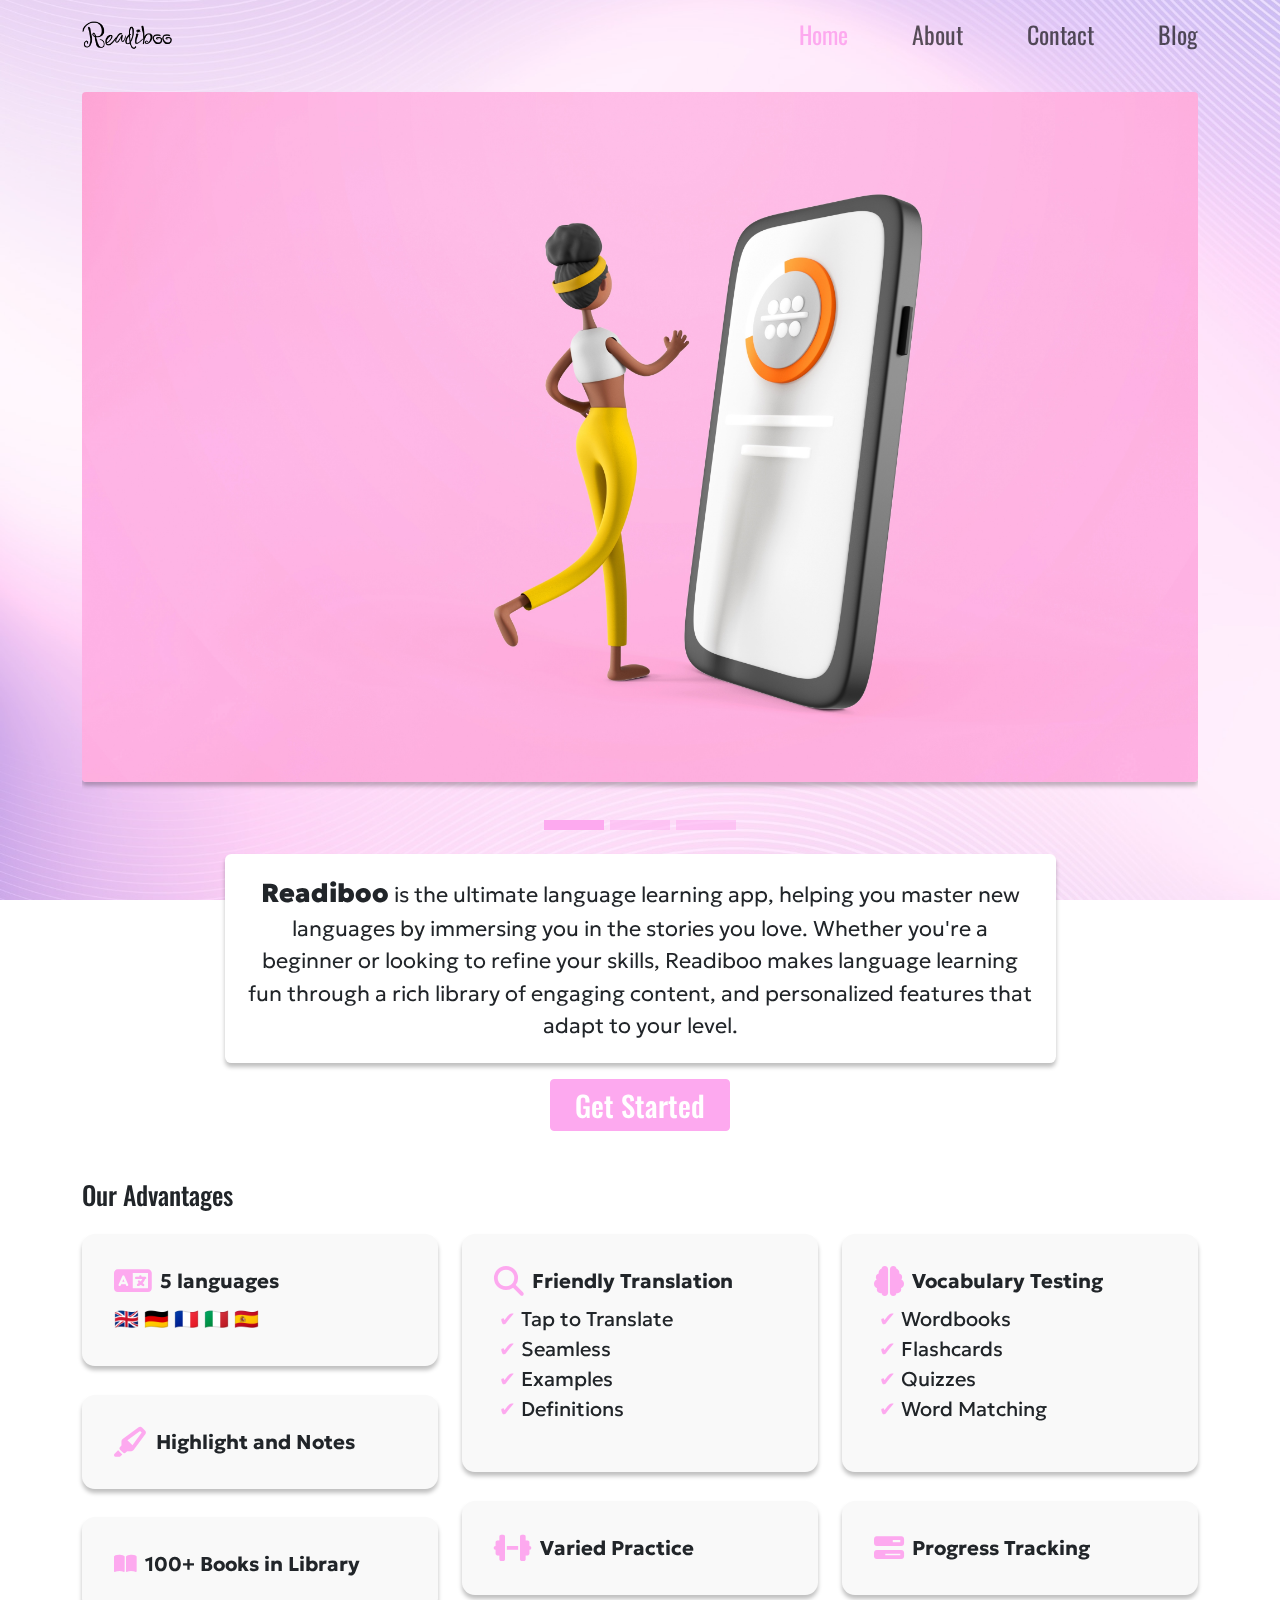
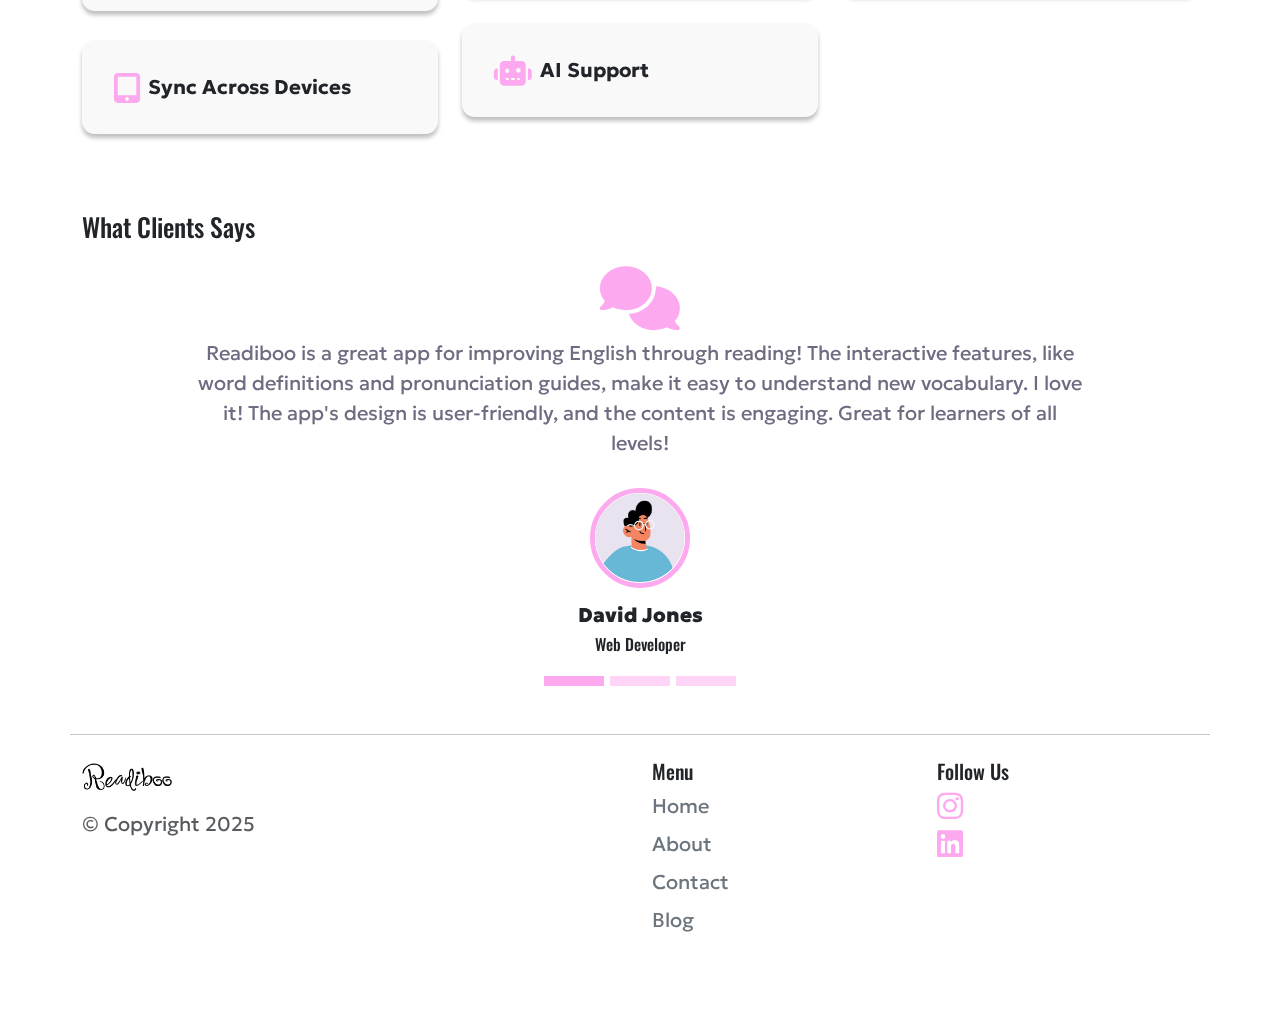
<file: index.html>
<!DOCTYPE html>
<html lang="en">
  <head>
    <meta charset="UTF-8" />
    <meta name="viewport" content="width=device-width, initial-scale=1.0" />
    <!-- Bootstrap -->
    <link
      href="https://cdn.jsdelivr.net/npm/bootstrap@5.3.3/dist/css/bootstrap.min.css"
      rel="stylesheet"
      integrity="sha384-QWTKZyjpPEjISv5WaRU9OFeRpok6YctnYmDr5pNlyT2bRjXh0JMhjY6hW+ALEwIH"
      crossorigin="anonymous"
    />
    <!-- Font -->
    <link
      rel="stylesheet"
      href="https://cdnjs.cloudflare.com/ajax/libs/font-awesome/6.5.1/css/all.min.css"
    />
    <!-- Google Font -->
    <link rel="preconnect" href="https://fonts.googleapis.com" />
    <link rel="preconnect" href="https://fonts.gstatic.com" crossorigin />
    <link
      href="https://fonts.googleapis.com/css2?family=Geologica:wght@100..900&family=Oswald:wght@200..700&display=swap"
      rel="stylesheet"
    />
    <!-- CSS -->
    <link rel="stylesheet" href="./css/main.css" />
    <link
      rel="stylesheet"
      href="https://cdnjs.cloudflare.com/ajax/libs/animate.css/4.1.1/animate.min.css"
    />

    <title>Readiboo</title>
  </head>
  <body>
    <!-- header -->
    <header class="container" aria-label="Main site navigation">
      <nav class="navbar navbar-expand-lg">
        <div class="container-fluid px-0">
          <a href="#main-content" class="skiplink">Skip to main content</a>
          <a class="navbar-brand" href="/"
            ><img id="header-logo" src="./images/logo.png" alt="Rediboo logo"
          /></a>

          <button
            class="navbar-toggler border-dark-subtle"
            type="button"
            data-bs-toggle="collapse"
            data-bs-target="#navbarSupportedContent"
            aria-controls="navbarSupportedContent"
            aria-expanded="false"
            aria-label="Toggle navigation"
          >
            <span class="navbar-toggler-icon"></span>
          </button>

          <div class="collapse navbar-collapse" id="navbarSupportedContent">
            <ul class="navbar-nav ms-auto mb-2 mb-lg-0 text-center">
              <li class="nav-item">
                <a class="nav-link active px-0" href="index.html">Home</a>
              </li>
              <li class="nav-item">
                <a class="nav-link px-0" href="about.html">About</a>
              </li>
              <li class="nav-item">
                <a class="nav-link px-0" aria-current="page" href="contact.html"
                  >Contact</a
                >
              </li>
              <li
                class="nav-item animate__animated animate__pulse animate__infinite"
              >
                <a
                  class="nav-link px-0"
                  href="https://shermanecho.vercel.app/"
                  target="_blank"
                  >Blog</a
                >
              </li>
            </ul>
          </div>
        </div>
      </nav>
    </header>

    <main id="main-content" aria-label="Main content">
      <!-- Banner -->
      <section class="py-4">
        <div class="container text-center">
          <div
            id="carousel-banner"
            class="carousel slide"
            data-bs-ride="carousel"
          >
            <div class="carousel-indicators">
              <button
                type="button"
                data-bs-target="#carousel-banner"
                data-bs-slide-to="0"
                class="active"
                aria-current="true"
                aria-label="Slide 1"
              ></button>
              <button
                type="button"
                data-bs-target="#carousel-banner"
                data-bs-slide-to="1"
                aria-label="Slide 2"
              ></button>
              <button
                type="button"
                data-bs-target="#carousel-banner"
                data-bs-slide-to="2"
                aria-label="Slide 3"
              ></button>
            </div>
            <div class="carousel-inner">
              <div class="carousel-item active">
                <img
                  src="./images/banner1.jpg"
                  srcset="
                    ./images/banner1-s.jpg  600w,
                    ./images/banner1.jpg   1200w
                  "
                  sizes="(max-width: 768px) 100vw, 1200px"
                  class="rounded-1 bottom-shadow mb-4"
                  alt="Readiboo feature image"
                />
              </div>
              <div class="carousel-item">
                <img
                  src="./images/banner1.jpg"
                  srcset="
                    ./images/banner1-s.jpg  600w,
                    ./images/banner1.jpg   1200w
                  "
                  sizes="(max-width: 768px) 100vw, 1200px"
                  class="rounded-1 bottom-shadow mb-4"
                  alt="Readiboo feature image"
                />
              </div>
              <div class="carousel-item">
                <img
                  src="./images/banner1.jpg"
                  srcset="
                    ./images/banner1-s.jpg  600w,
                    ./images/banner1.jpg   1200w
                  "
                  sizes="(max-width: 768px) 100vw, 1200px"
                  class="rounded-1 bottom-shadow mb-4"
                  alt="Readiboo feature image"
                />
              </div>
            </div>
          </div>
          <div class="row justify-content-center">
            <div class="col-12 col-md-10 col-lg-9 text-center">
              <p class="lead mt-5 headline-box bottom-shadow">
                <span>Readiboo</span> is the ultimate language learning app,
                helping you master new languages by immersing you in the stories
                you love. Whether you're a beginner or looking to refine your
                skills, Readiboo makes language learning fun through a rich
                library of engaging content, and personalized features that
                adapt to your level.
              </p>
            </div>
          </div>
          <a
            id="getStartedBtn"
            href="#"
            class="btn btn-dark px-4 py-2 rounded-1 animate__animated animate__bounce btn-hover"
            ><h1>Get Started</h1></a
          >
        </div>
      </section>

      <!-- Advantages -->
      <section class="py-4" aria-labelledby="advantages-heading">
        <div class="container">
          <h2 id="advantages-heading" class="mb-4">Our Advantages</h2>
          <div class="row">
            <!-- Column 1 -->
            <div class="col-sm-6 col-md-4">
              <div class="feature-box bottom-shadow">
                <div class="d-flex align-items-center mb-2">
                  <i
                    class="fa-solid fa-language fa-xl me-2"
                    aria-hidden="true"
                  ></i>
                  <strong>5 languages</strong>
                </div>
                <div class="">🇬🇧 🇩🇪 🇫🇷 🇮🇹 🇪🇸</div>
              </div>

              <div class="feature-box bottom-shadow">
                <div class="d-flex align-items-center">
                  <i
                    class="fa-solid fa-highlighter fa-xl me-2"
                    aria-hidden="true"
                  ></i>
                  <strong>Highlight and Notes</strong>
                </div>
              </div>

              <div class="feature-box bottom-shadow">
                <div class="d-flex align-items-center">
                  <i class="fa-solid fa-book-open me-2" aria-hidden="true"></i>
                  <strong>100+ Books in Library</strong>
                </div>
              </div>

              <div class="feature-box bottom-shadow">
                <div class="d-flex align-items-center">
                  <i
                    class="fa-solid fa-tablet-screen-button fa-xl me-2"
                    aria-hidden="true"
                  ></i>
                  <strong>Sync Across Devices</strong>
                </div>
              </div>
            </div>

            <!-- Column 2 -->
            <div class="col-sm-6 col-md-4">
              <div class="feature-box bottom-shadow">
                <div class="d-flex align-items-center mb-2">
                  <i
                    class="fa-solid fa-magnifying-glass fa-xl me-2"
                    aria-hidden="true"
                  ></i>
                  <strong>Friendly Translation</strong>
                </div>
                <ul class="checklist">
                  <li>Tap to Translate</li>
                  <li>Seamless</li>
                  <li>Examples</li>
                  <li>Definitions</li>
                </ul>
              </div>

              <div class="feature-box bottom-shadow">
                <div class="d-flex align-items-center">
                  <i
                    class="fa-solid fa-dumbbell fa-xl me-2"
                    aria-hidden="true"
                  ></i>
                  <strong>Varied Practice</strong>
                </div>
              </div>

              <div class="feature-box bottom-shadow">
                <div class="d-flex align-items-center">
                  <i
                    class="fa-solid fa-robot fa-xl me-2"
                    aria-hidden="true"
                  ></i>
                  <strong>AI Support</strong>
                </div>
              </div>
            </div>

            <!-- Column 3 -->
            <div class="col-sm-12 col-md-4">
              <div class="feature-box bottom-shadow">
                <div class="d-flex align-items-center mb-2">
                  <i
                    class="fa-solid fa-brain fa-xl me-2"
                    aria-hidden="true"
                  ></i>
                  <strong>Vocabulary Testing</strong>
                </div>
                <ul class="checklist">
                  <li>Wordbooks</li>
                  <li>Flashcards</li>
                  <li>Quizzes</li>
                  <li>Word Matching</li>
                </ul>
              </div>

              <div class="feature-box bottom-shadow">
                <div class="d-flex align-items-center">
                  <i
                    class="fa-solid fa-bars-progress fa-xl me-2"
                    aria-hidden="true"
                  ></i>
                  <strong>Progress Tracking</strong>
                </div>
              </div>
            </div>
          </div>
        </div>
      </section>

      <!-- Feedback -->
      <section class="py-4" aria-labelledby="feedback-heading">
        <div class="container">
          <h2 id="feedback-heading" class="mb-4">What Clients Says</h2>
          <div class="row">
            <div class="col-sm-12">
              <div
                class="carousel slide"
                data-bs-ride="true"
                id="carouselFeedbackIndicators"
              >
                <div class="carousel-indicators">
                  <button
                    aria-label="Slide 1"
                    class="active"
                    data-bs-slide-to="0"
                    data-bs-target="#carouselFeedbackIndicators"
                    type="button"
                  ></button>
                  <button
                    aria-label="Slide 2"
                    data-bs-slide-to="1"
                    data-bs-target="#carouselFeedbackIndicators"
                    type="button"
                  ></button>
                  <button
                    aria-label="Slide 3"
                    data-bs-slide-to="2"
                    data-bs-target="#carouselFeedbackIndicators"
                    type="button"
                  ></button>
                </div>

                <div class="carousel-inner">
                  <div class="carousel-item active">
                    <div class="icon-area mb-2">
                      <i class="fa fa-comments"></i>
                    </div>
                    <div class="content text-center">
                      <p>
                        Readiboo is a great app for improving English through
                        reading! The interactive features, like word definitions
                        and pronunciation guides, make it easy to understand new
                        vocabulary. I love it! The app's design is
                        user-friendly, and the content is engaging. Great for
                        learners of all levels!
                      </p>
                      <div class="person">
                        <img
                          src="./images/feedback-1.jpg"
                          alt="Portrait of David Jones, Web Developer"
                        />
                      </div>
                      <h5>David Jones</h5>
                      <h6>Web Developer</h6>
                    </div>
                  </div>

                  <div class="carousel-item">
                    <div class="icon-area mb-2">
                      <i class="fa fa-comments"></i>
                    </div>
                    <div class="content text-center">
                      <p>
                        Readiboo makes learning English so much more engaging! I
                        love how I can highlight text and instantly get
                        translations or AI explanations. It feels like having a
                        personal tutor while I read. The interactive features —
                        such as instant word definitions, pronunciation guides,
                        and personalized vocabulary lists — make it easy to
                        understand and retain new words.
                      </p>
                      <div class="person">
                        <img
                          alt="Portrait of Martin Thomas, Graphics Designer"
                          src="./images/feedback-2.jpg"
                        />
                      </div>
                      <h5>Martin Thomas</h5>
                      <h6>Graphics Designer</h6>
                    </div>
                  </div>

                  <div class="carousel-item">
                    <div class="icon-area mb-2">
                      <i class="fa fa-comments"></i>
                    </div>
                    <div class="content text-center">
                      <p>
                        Readiboo has totally changed the way I read in English.
                        The notes and progress tracking help me stay motivated,
                        and the built-in dictionary is super helpful when I get
                        stuck on a word. I can easily highlight text and add
                        notes, which helps me remember important points. I
                        highly recommend it to anyone looking to improve their
                        English skills!
                      </p>

                      <div class="person">
                        <img
                          alt="Portrait of Tina Mao, Backend Developer"
                          src="./images/feedback-3.jpg"
                        />
                      </div>
                      <h5>Tina Mao</h5>
                      <h6>Backend Developer</h6>
                    </div>
                  </div>
                </div>
              </div>
            </div>
          </div>
        </div>
      </section>
    </main>

    <!-- Footer -->
    <div class="container">
      <footer
        class="row row-cols-1 row-cols-sm-2 row-cols-md-4 py-4 my-5 border-top border-secondary-subtle"
        aria-label="Site footer"
      >
        <div class="col">
          <a
            href="/"
            class="d-flex align-items-center mb-3 link-body-emphasis text-decoration-none"
            aria-label="Logo"
          >
            <img id="footer-logo" src="./images/logo.png" alt="Rediboo logo" />
          </a>
          <p class="text-body-secondary">&copy; Copyright 2025</p>
        </div>

        <div class="col mb-3"></div>

        <div class="col mb-3">
          <h4>Menu</h4>
          <ul class="nav flex-column">
            <li class="nav-item mb-2">
              <a href="index.html" class="nav-link p-0 link-secondary">Home</a>
            </li>
            <li class="nav-item mb-2">
              <a href="about.html" class="nav-link p-0 link-secondary">About</a>
            </li>
            <li class="nav-item mb-2">
              <a href="contact.html" class="nav-link p-0 link-secondary"
                >Contact</a
              >
            </li>
            <li class="nav-item mb-2">
              <a
                href="https://shermanecho.vercel.app/"
                target="_blank"
                class="nav-link p-0 link-secondary"
                >Blog</a
              >
            </li>
          </ul>
        </div>

        <div class="col mb-3">
          <h4>Follow Us</h4>
          <ul class="nav flex-column">
            <li class="nav-item mb-2">
              <a
                href="https://www.instagram.com/shermanliu2048/"
                target="_blank"
                aria-label="Instagram"
                ><i class="fa-brands fa-instagram fa-xl"></i
              ></a>
            </li>
            <li class="nav-item mb-2">
              <a
                href="https://learning.linkedin.com/"
                target="_blank"
                aria-label="Facebook"
                ><i class="fa-brands fa-linkedin fa-xl"></i
              ></a>
            </li>
          </ul>
        </div>
      </footer>
    </div>

    <!-- Script -->
    <script
      src="https://cdn.jsdelivr.net/npm/bootstrap@5.3.3/dist/js/bootstrap.bundle.min.js"
      integrity="sha384-YvpcrYf0tY3lHB60NNkmXc5s9fDVZLESaAA55NDzOxhy9GkcIdslK1eN7N6jIeHz"
      crossorigin="anonymous"
    ></script>
    <script src="./js/main.js"></script>
  </body>
</html>
</file>
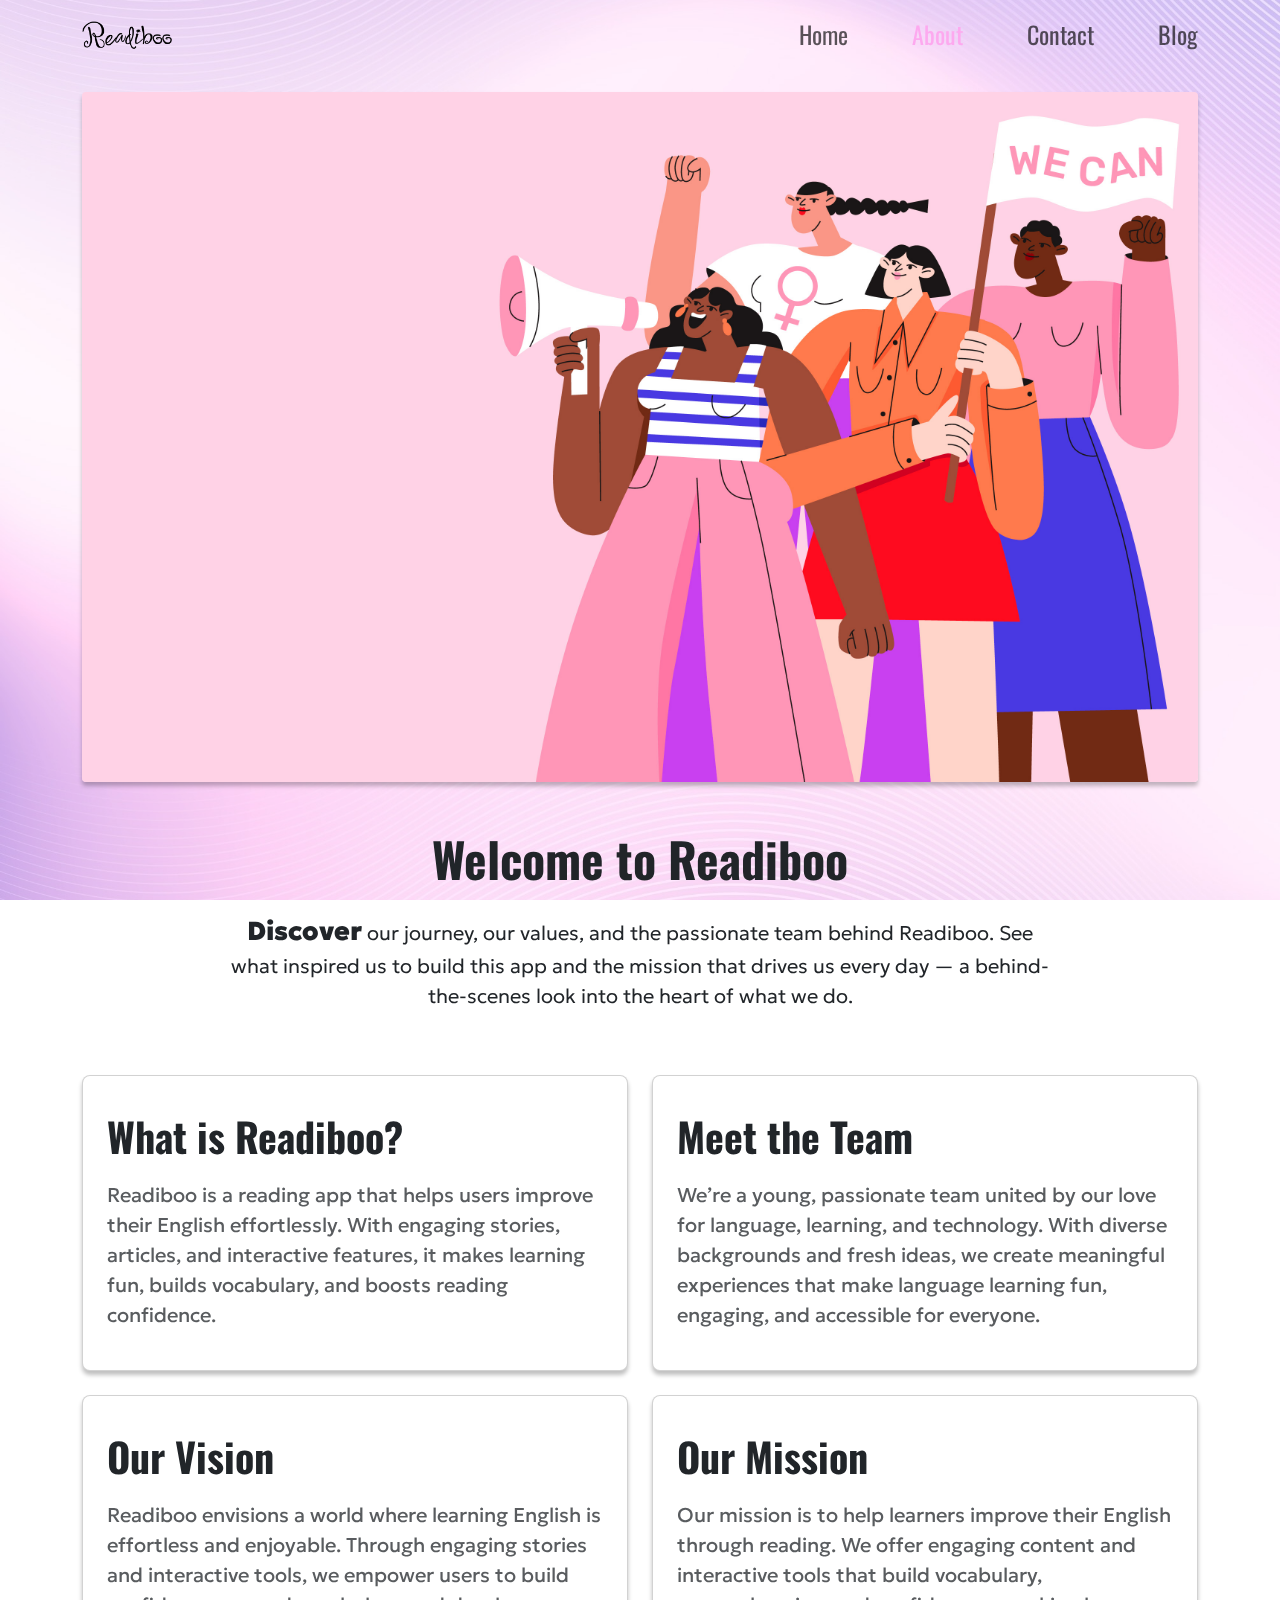
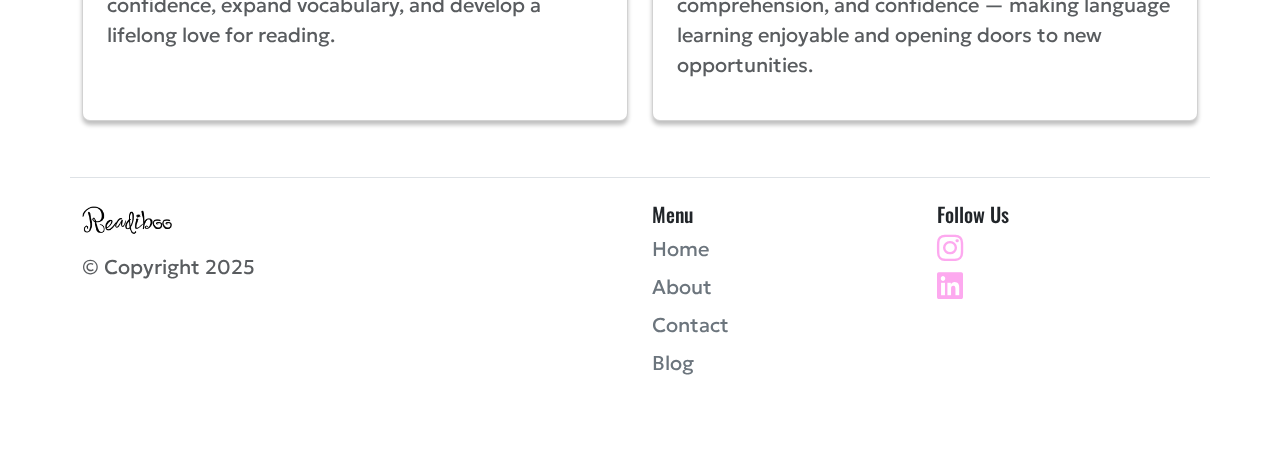
<file: about.html>
<!DOCTYPE html>
<html lang="en">
  <head>
    <meta charset="UTF-8" />
    <meta name="viewport" content="width=device-width, initial-scale=1.0" />
    <!-- Bootstrap -->
    <link
      href="https://cdn.jsdelivr.net/npm/bootstrap@5.3.3/dist/css/bootstrap.min.css"
      rel="stylesheet"
      integrity="sha384-QWTKZyjpPEjISv5WaRU9OFeRpok6YctnYmDr5pNlyT2bRjXh0JMhjY6hW+ALEwIH"
      crossorigin="anonymous"
    />
    <!-- Icon -->
    <link
      rel="stylesheet"
      href="https://cdnjs.cloudflare.com/ajax/libs/font-awesome/6.5.1/css/all.min.css"
    />
    <!-- Google Font -->
    <link rel="preconnect" href="https://fonts.googleapis.com" />
    <link rel="preconnect" href="https://fonts.gstatic.com" crossorigin />
    <link
      href="https://fonts.googleapis.com/css2?family=Geologica:wght@100..900&family=Oswald:wght@200..700&display=swap"
      rel="stylesheet"
    />
    <!-- CSS -->
    <link rel="stylesheet" href="./css/main.css" />
    <link
      rel="stylesheet"
      href="https://cdnjs.cloudflare.com/ajax/libs/animate.css/4.1.1/animate.min.css"
    />
    <title>About</title>
  </head>
  <body>
    <!-- Header -->
    <header class="container" aria-label="Main site navigation">
      <nav class="navbar navbar-expand-lg">
        <div class="container-fluid px-0">
          <a href="#main-content" class="skiplink">Skip to main content</a>
          <a class="navbar-brand" href="/"
            ><img id="header-logo" src="./images/logo.png" alt="Rediboo logo"
          /></a>

          <button
            class="navbar-toggler border-dark-subtle"
            type="button"
            data-bs-toggle="collapse"
            data-bs-target="#navbarSupportedContent"
            aria-controls="navbarSupportedContent"
            aria-expanded="false"
            aria-label="Toggle navigation"
          >
            <span class="navbar-toggler-icon"></span>
          </button>

          <div class="collapse navbar-collapse" id="navbarSupportedContent">
            <ul class="navbar-nav ms-auto mb-2 mb-lg-0 text-center">
              <li class="nav-item">
                <a class="nav-link px-0" href="index.html">Home</a>
              </li>
              <li class="nav-item">
                <a
                  class="nav-link px-0 active"
                  aria-current="page"
                  href="about.html"
                  >About</a
                >
              </li>
              <li class="nav-item">
                <a class="nav-link px-0" href="contact.html">Contact</a>
              </li>
              <li
                class="nav-item animate__animated animate__pulse animate__infinite"
              >
                <a
                  class="nav-link px-0"
                  href="https://shermanecho.vercel.app/"
                  target="_blank"
                  >Blog</a
                >
              </li>
            </ul>
          </div>
        </div>
      </nav>
    </header>

    <main
      id="main-content"
      aria-label="Main content"
      itemtype="https://schema.org/AboutPage"
    >
      <section class="py-4" id="hero">
        <div class="container">
          <div class="mb-5">
            <img
              src="./images/about.jpg"
              srcset="./images/about-s.jpg 600w, ./images/about.jpg 1200w"
              sizes="(max-width: 768px) 100vw, 1200px"
              class="rounded-1 bottom-shadow"
              alt="A group photo representing the Readiboo team"
            />
          </div>
          <div class="mb-4">
            <div class="row justify-content-center">
              <div class="col-12 col-lg-9 text-center">
                <h1 class="display-5 fw-bold mb-4">Welcome to Readiboo</h1>
                <p class="lead mb-2">
                  <span>Discover</span> our journey, our values, and the
                  passionate team behind Readiboo. See what inspired us to build
                  this app and the mission that drives us every day — a
                  behind-the-scenes look into the heart of what we do.
                </p>
              </div>
            </div>
          </div>
        </div>
      </section>

      <section class="py-2" id="about">
        <div class="container">
          <div class="row row-cols-1 row-cols-lg-2 align-items-stretch g-4">
            <div class="col">
              <div
                class="card card-cover h-100 overflow-hidden rounded-3 bottom-shadow"
              >
                <div class="d-flex flex-column h-100 p-4 text-shadow-1">
                  <h3 class="pt-3 mb-4 display-6 lh-1 fw-bold">
                    What is Readiboo?
                  </h3>
                  <p class="text-body-secondary">
                    Readiboo is a reading app that helps users improve their
                    English effortlessly. With engaging stories, articles, and
                    interactive features, it makes learning fun, builds
                    vocabulary, and boosts reading confidence.
                  </p>
                </div>
              </div>
            </div>

            <div class="col">
              <div
                class="card card-cover h-100 overflow-hidden rounded-3 bottom-shadow"
              >
                <div class="d-flex flex-column h-100 p-4 text-shadow-1">
                  <h3 class="pt-3 mb-4 display-6 lh-1 fw-bold">
                    Meet the Team
                  </h3>
                  <p class="text-body-secondary">
                    We’re a young, passionate team united by our love for
                    language, learning, and technology. With diverse backgrounds
                    and fresh ideas, we create meaningful experiences that make
                    language learning fun, engaging, and accessible for
                    everyone.
                  </p>
                </div>
              </div>
            </div>

            <div class="col">
              <div
                class="card card-cover h-100 overflow-hidden rounded-3 bottom-shadow"
              >
                <div class="d-flex flex-column h-100 p-4 text-shadow-1">
                  <h3 class="pt-3 mb-4 display-6 lh-1 fw-bold">Our Vision</h3>
                  <p class="text-body-secondary">
                    Readiboo envisions a world where learning English is
                    effortless and enjoyable. Through engaging stories and
                    interactive tools, we empower users to build confidence,
                    expand vocabulary, and develop a lifelong love for reading.
                  </p>
                </div>
              </div>
            </div>

            <div class="col">
              <div
                class="card card-cover h-100 overflow-hidden rounded-3 bottom-shadow"
              >
                <div class="d-flex flex-column h-100 p-4 text-shadow-1">
                  <h3 class="pt-3 mb-4 display-6 lh-1 fw-bold">Our Mission</h3>
                  <p class="text-body-secondary">
                    Our mission is to help learners improve their English
                    through reading. We offer engaging content and interactive
                    tools that build vocabulary, comprehension, and confidence —
                    making language learning enjoyable and opening doors to new
                    opportunities.
                  </p>
                </div>
              </div>
            </div>
          </div>
        </div>
      </section>
    </main>

    <!-- Footer -->
    <div class="container">
      <footer
        class="row row-cols-1 row-cols-sm-2 row-cols-md-4 py-4 my-5 border-top"
        aria-label="Site footer"
      >
        <div class="col">
          <a
            href="/"
            class="d-flex align-items-center mb-3 link-body-emphasis text-decoration-none"
            aria-label="Logo"
          >
            <img id="footer-logo" src="./images/logo.png" alt="Rediboo logo" />
          </a>
          <p class="text-body-secondary">&copy; Copyright 2025</p>
        </div>

        <div class="col mb-3"></div>

        <div class="col mb-3">
          <h4>Menu</h4>
          <ul class="nav flex-column">
            <li class="nav-item mb-2">
              <a href="index.html" class="nav-link p-0 link-secondary">Home</a>
            </li>
            <li class="nav-item mb-2">
              <a href="about.html" class="nav-link p-0 link-secondary">About</a>
            </li>
            <li class="nav-item mb-2">
              <a href="contact.html" class="nav-link p-0 link-secondary"
                >Contact</a
              >
            </li>
            <li class="nav-item mb-2">
              <a
                href="https://shermanecho.vercel.app/"
                target="_blank"
                class="nav-link p-0 link-secondary"
                >Blog</a
              >
            </li>
          </ul>
        </div>

        <div class="col mb-3">
          <h4>Follow Us</h4>
          <ul class="nav flex-column">
            <li class="nav-item mb-2">
              <a
                href="https://www.instagram.com/shermanliu2048/"
                target="_blank"
                aria-label="Instagram"
                ><i class="fa-brands fa-instagram fa-xl"></i
              ></a>
            </li>
            <li class="nav-item mb-2">
              <a
                href="https://learning.linkedin.com/"
                target="_blank"
                aria-label="Facebook"
                ><i class="fa-brands fa-linkedin fa-xl"></i
              ></a>
            </li>
          </ul>
        </div>
      </footer>

      <script
        src="https://cdn.jsdelivr.net/npm/bootstrap@5.3.3/dist/js/bootstrap.bundle.min.js"
        integrity="sha384-YvpcrYf0tY3lHB60NNkmXc5s9fDVZLESaAA55NDzOxhy9GkcIdslK1eN7N6jIeHz"
        crossorigin="anonymous"
      ></script>
    </div>

    <!-- Script -->
    <script
      src="https://cdn.jsdelivr.net/npm/bootstrap@5.3.3/dist/js/bootstrap.bundle.min.js"
      integrity="sha384-YvpcrYf0tY3lHB60NNkmXc5s9fDVZLESaAA55NDzOxhy9GkcIdslK1eN7N6jIeHz"
      crossorigin="anonymous"
    ></script>
    <script src="./js/main.js"></script>
  </body>
</html>
</file>
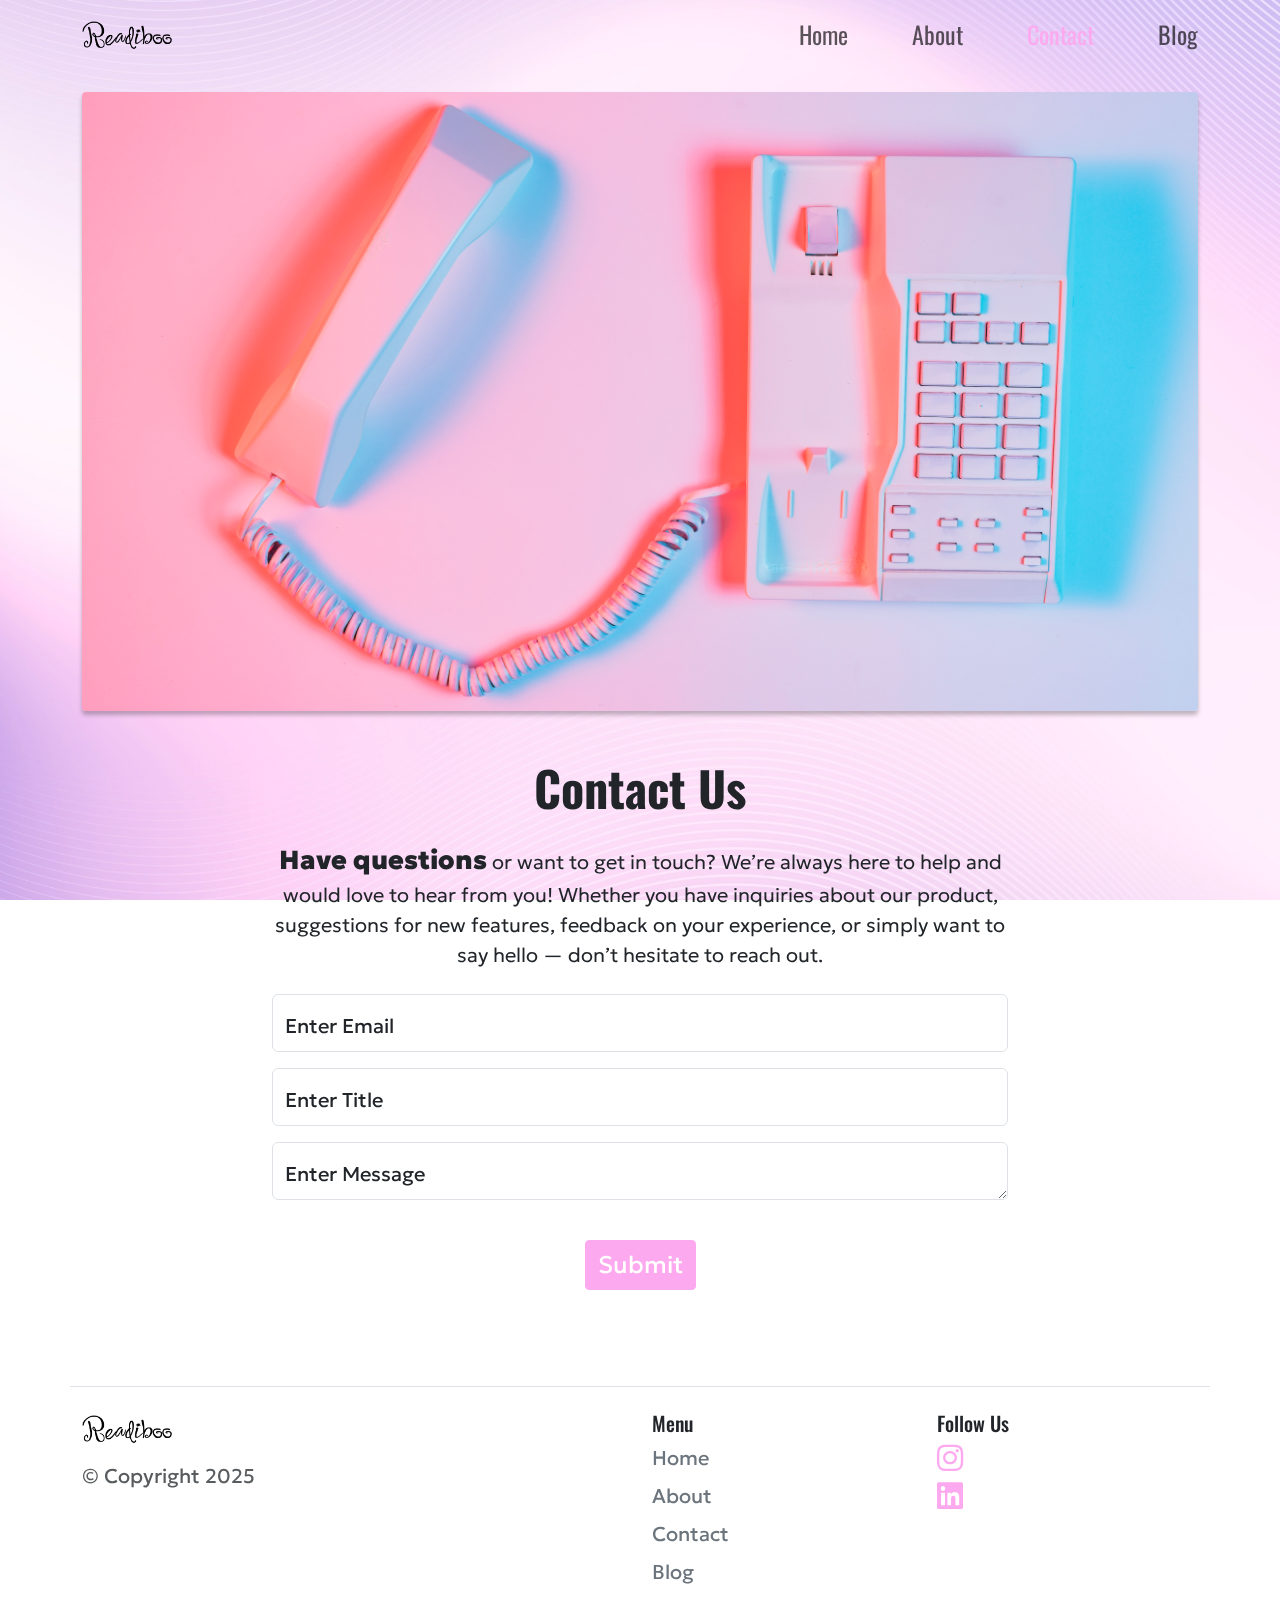
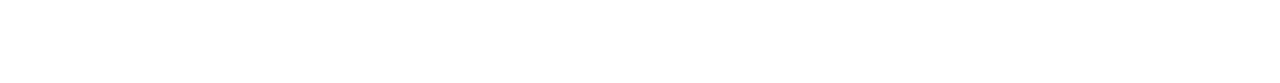
<file: contact.html>
<!DOCTYPE html>
<html lang="en">
  <head>
    <meta charset="UTF-8" />
    <meta name="viewport" content="width=device-width, initial-scale=1.0" />
    <!-- Bootstrap -->
    <link
      href="https://cdn.jsdelivr.net/npm/bootstrap@5.3.3/dist/css/bootstrap.min.css"
      rel="stylesheet"
      integrity="sha384-QWTKZyjpPEjISv5WaRU9OFeRpok6YctnYmDr5pNlyT2bRjXh0JMhjY6hW+ALEwIH"
      crossorigin="anonymous"
    />

    <!-- Icon -->
    <link
      rel="stylesheet"
      href="https://cdnjs.cloudflare.com/ajax/libs/font-awesome/6.5.1/css/all.min.css"
    />
    <!-- Google Font -->
    <link rel="preconnect" href="https://fonts.googleapis.com" />
    <link rel="preconnect" href="https://fonts.gstatic.com" crossorigin />
    <link
      href="https://fonts.googleapis.com/css2?family=Geologica:wght@100..900&family=Oswald:wght@200..700&display=swap"
      rel="stylesheet"
    />
    <!-- CSS -->
    <link rel="stylesheet" href="./css/main.css" />
    <link
      rel="stylesheet"
      href="https://cdnjs.cloudflare.com/ajax/libs/animate.css/4.1.1/animate.min.css"
    />
    <title>Contact</title>
  </head>
  <body>
    <!-- Header -->
    <header class="container" aria-label="Main site navigation">
      <nav class="navbar navbar-expand-lg">
        <div class="container-fluid px-0">
          <a href="#main-content" class="skiplink"> Skip to main content </a>
          <a href="#contact-form" class="skiplink"> Skip to contact form </a>
          <a class="navbar-brand" href="/">
            <img id="header-logo" src="./images/logo.png" alt="Rediboo logo" />
          </a>
          <button
            class="navbar-toggler border-dark-subtle"
            type="button"
            data-bs-toggle="collapse"
            data-bs-target="#navbarSupportedContent"
            aria-controls="navbarSupportedContent"
            aria-expanded="false"
            aria-label="Toggle navigation"
          >
            <span class="navbar-toggler-icon"></span>
          </button>

          <div class="collapse navbar-collapse" id="navbarSupportedContent">
            <ul class="navbar-nav ms-auto mb-2 mb-lg-0 text-center">
              <li class="nav-item">
                <a class="nav-link px-0" aria-current="page" href="index.html">
                  Home
                </a>
              </li>
              <li class="nav-item">
                <a class="nav-link px-0" href="about.html"> About </a>
              </li>
              <li class="nav-item">
                <a class="nav-link active px-0" href="contact.html">
                  Contact
                </a>
              </li>
              <li
                class="nav-item animate__animated animate__pulse animate__infinite"
              >
                <a
                  class="nav-link px-0"
                  href="https://shermanecho.vercel.app/"
                  target="_blank"
                >
                  Blog
                </a>
              </li>
            </ul>
          </div>
        </div>
      </nav>
    </header>

    <main
      id="main-content"
      aria-label="Main content"
      itemtype="https://schema.org/ContactPage"
    >
      <section class="py-4" aria-labelledby="contact-heading">
        <div class="container">
          <img
            src="./images/contact.jpg"
            srcset="./images/contact-s.jpg 600w, ./images/contact.jpg 1200w"
            sizes="(max-width: 768px) 100vw, 1200px"
            class="rounded-1 bottom-shadow"
            alt="Illustration of contacting us via email"
          />
          <div id="form" class="mt-5">
            <div class="row justify-content-center">
              <div class="col-12 col-md-10 col-lg-8 text-center">
                <h1 id="contact-heading" class="display-5 fw-bold mb-4">
                  Contact Us
                </h1>
                <!-- Paragraph Column -->
                <p class="lead mb-4">
                  <span>Have questions</span>
                  or want to get in touch? We’re always here to help and would
                  love to hear from you! Whether you have inquiries about our
                  product, suggestions for new features, feedback on your
                  experience, or simply want to say hello — don’t hesitate to
                  reach out.
                </p>

                <!-- Form Column -->
                <form id="contact-form" aria-label="Contact form">
                  <div class="mb-3 form-floating">
                    <input
                      type="email"
                      class="form-control"
                      id="email"
                      placeholder="Enter Email"
                      required
                    />
                    <label for="email" class="form-label"> Enter Email </label>
                  </div>
                  <div class="mb-3 form-floating">
                    <input
                      type="text"
                      class="form-control"
                      id="title"
                      placeholder="Enter Title"
                      required
                    />
                    <label for="title" class="form-label"> Enter Title </label>
                  </div>
                  <div class="mb-3 form-floating">
                    <textarea
                      class="form-control"
                      id="message"
                      placeholder="Enter Message"
                      rows="5"
                      required
                    ></textarea>
                    <label for="message" class="form-label">
                      Enter Message
                    </label>
                  </div>
                  <button
                    id="submitBtn"
                    type="submit"
                    class="btn btn-dark rounded-1 my-4 fs-4 animate__animated animate__bounce btn-hover"
                    aria-label="Submit contact form"
                  >
                    Submit
                  </button>
                </form>
              </div>
            </div>
          </div>
        </div>
      </section>
    </main>

    <!-- Footer -->
    <div class="container">
      <footer
        class="row row-cols-1 row-cols-sm-2 row-cols-md-4 py-4 my-5 border-top"
        aria-label="Site footer"
      >
        <div class="col">
          <a
            href="/"
            class="d-flex align-items-center mb-3 link-body-emphasis text-decoration-none"
            aria-label="Logo"
          >
            <img id="footer-logo" src="./images/logo.png" alt="Rediboo logo" />
          </a>
          <p class="text-body-secondary">&copy; Copyright 2025</p>
        </div>

        <div class="col mb-3"></div>

        <div class="col mb-3">
          <h4>Menu</h4>
          <ul class="nav flex-column">
            <li class="nav-item mb-2">
              <a href="index.html" class="nav-link p-0 link-secondary">
                Home
              </a>
            </li>
            <li class="nav-item mb-2">
              <a href="about.html" class="nav-link p-0 link-secondary">
                About
              </a>
            </li>
            <li class="nav-item mb-2">
              <a href="contact.html" class="nav-link p-0 link-secondary">
                Contact
              </a>
            </li>
            <li class="nav-item mb-2">
              <a
                href="https://shermanecho.vercel.app/"
                target="_blank"
                class="nav-link p-0 link-secondary"
                >Blog</a
              >
            </li>
          </ul>
        </div>

        <div class="col mb-3">
          <h4>Follow Us</h4>
          <ul class="nav flex-column">
            <li class="nav-item mb-2">
              <a
                href="https://www.instagram.com/shermanliu2048/"
                target="_blank"
                aria-label="Instagram"
              >
                <i class="fa-brands fa-instagram fa-xl"></i>
              </a>
            </li>
            <li class="nav-item mb-2">
              <a
                href="https://learning.linkedin.com/"
                target="_blank"
                aria-label="Facebook"
              >
                <i class="fa-brands fa-linkedin fa-xl"></i>
              </a>
            </li>
          </ul>
        </div>
      </footer>
    </div>

    <!-- Script -->
    <script
      src="https://cdn.jsdelivr.net/npm/bootstrap@5.3.3/dist/js/bootstrap.bundle.min.js"
      integrity="sha384-YvpcrYf0tY3lHB60NNkmXc5s9fDVZLESaAA55NDzOxhy9GkcIdslK1eN7N6jIeHz"
      crossorigin="anonymous"
    ></script>
    <script src="./js/main.js"></script>
  </body>
</html>
</file>
<file: css/main.css>
:root {
  --bs-primary: #fda9ef;
  --bs-primary-rgb: 253, 169, 239;
  --bg-white: #ffffff;
  --feature-white: #f9f9f9;
  --icon-pink: #fda9ef;
  --feedback-gray: #6f6b80;
}

.navbar {
  --bs-navbar-active-color: var(--bs-primary);
}

.btn-dark {
  --bs-btn-bg: var(--bs-primary);
  --bs-btn-border-color: var(--bs-primary);
  --bs-btn-hover-bg: var(--bs-primary);
  --bs-btn-hover-border-color: var(--bs-primary);
}

body {
  font-family: "Geologica", sans-serif;
  font-size: 16px;
}

/* Body background */
body::before {
  content: "";
  position: fixed;
  top: 0;
  left: 0;
  width: 100%;
  height: 100%;
  background-image: url("../images/bg-s.jpg");
  background-size: cover;
  background-position: center;
  background-repeat: no-repeat;
  opacity: 0.8;
  z-index: -1;
}

/* Default font and size */
h1,
h2,
h3,
h4,
h4,
h6,
nav ul li a {
  font-family: "Oswald", sans-serif;
}

h1 {
  font-size: 1.5rem;
}

h2 {
  font-size: 1.4rem;
}

h3 {
  font-size: 1.25rem;
}

h4 {
  font-size: 1.125rem;
}

nav .nav-link {
  font-size: 1.375rem;
}

main img {
  width: 100%;
  max-height: 690px;
  object-fit: cover;
  display: block;
  margin-left: auto;
  margin-right: auto;
}

i {
  color: var(--icon-pink);
}

.btn-hover:hover {
  animation-name: pulse;
  animation-duration: 0.6s;
  animation-fill-mode: both;
}

.bottom-shadow {
  box-shadow: 0 4px 4px rgba(0, 0, 0, 0.25);
}

/* Logo */
#header-logo {
  width: 90px;
}
#footer-logo {
  width: 90px;
}

/* Skip link */
.skiplink {
  position: absolute;
  top: -40px;
  left: 0;
}

.skiplink:focus {
  top: 0;
  background-color: var(--bs-primary);
  color: #fff;
  padding: 15px;
}

.headline-box {
  background-color: var(--bg-white);
  font-size: 1.15rem;
  border-radius: 0.4rem;
  padding: 1rem;
  margin-bottom: 1rem;
}

p span {
  font-weight: 900;
  font-size: 1.3rem;
}

/* index.html */

#getStartedBtn h1 {
  margin-bottom: 0;
}

/* Advantages */
.feature-box {
  background-color: var(--feature-white);
  border-radius: 0.8rem;
  padding: 1rem;
  margin-bottom: 1rem;
}

.checklist {
  list-style: none;
  padding-left: 0;
}

.checklist li::before {
  content: "✔";
  margin: 0.3rem;
  color: var(--icon-pink);
}

/* Feedback */

.icon-area {
  text-align: center;
}

.icon-area i {
  font-size: 3rem;
}

.content p {
  color: var(--feedback-gray);
  width: 80%;
  margin: auto;
}

.person {
  width: 100px;
  height: 100px;
  display: block;
  margin: auto;
  border-radius: 50%;
  overflow: hidden;
  border: 5px solid var(--icon-pink);
  margin-top: 30px;
}

.content h5 {
  font-weight: 900;
  margin-top: 15px;
}

.carousel-indicators {
  bottom: -50px;
}

.carousel-indicators [data-bs-target] {
  width: 60px;
  height: 10px;
  background-color: var(--icon-pink);
}

@media screen and (min-width: 992px) {
  body {
    font-size: 18px;
  }

  nav ul {
    gap: 4rem;
  }

  .headline-box {
    padding: 1.15rem;
    font-size: 1.25rem;
  }

  p span {
    font-weight: 900;
    font-size: 1.4rem;
  }

  .feature-box {
    padding: 1.2rem;
  }
}

@media screen and (min-width: 1200px) {
  body {
    font-size: 20px;
  }

  body::before {
    background-image: url("../images/bg.jpg");
  }

  h1 {
    font-size: 1.8rem;
  }

  h2 {
    font-size: 1.6rem;
  }

  h3 {
    font-size: 1.4rem;
  }

  h4 {
    font-size: 1.25rem;
  }

  .headline-box {
    padding: 1.25rem;
    font-size: 1.35rem;
  }

  /* index.html */
  nav .nav-link {
    font-size: 1.5rem;
  }

  p span {
    font-weight: 900;
    font-size: 1.625rem;
  }

  .icon-area i {
    font-size: 4rem;
  }

  .feature-box {
    padding: 2rem;
    margin-bottom: 1.8rem;
  }
}
</file>
